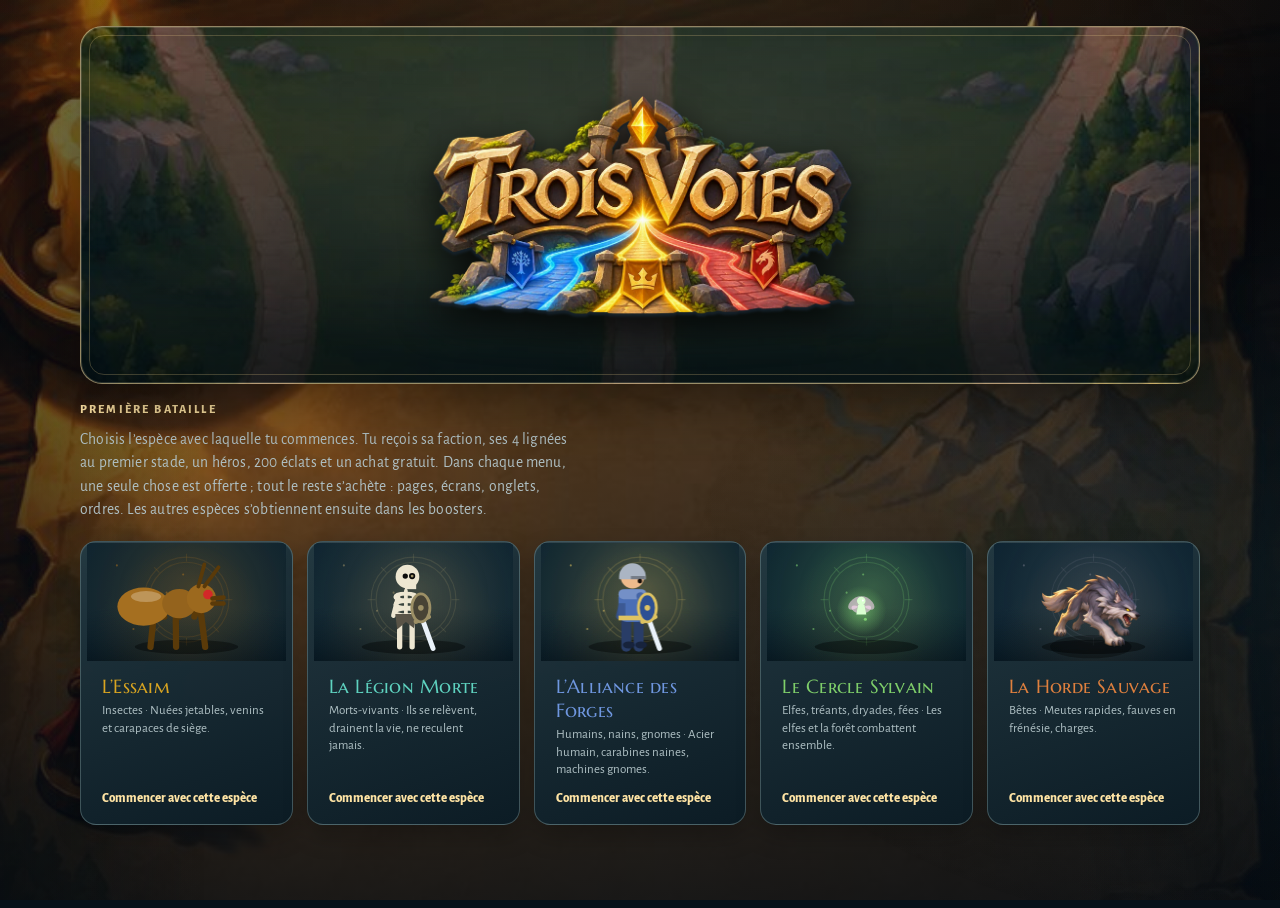
<file: index.html>
<!doctype html>
<html lang="fr">
<head>
<meta charset="utf-8">
<meta name="viewport" content="width=device-width,initial-scale=1,viewport-fit=cover">
<meta name="theme-color" content="#07121a">
<title>Trois Voies — Jouer</title>
<meta http-equiv="refresh" content="0;url=./jeu/index.html">
<style>
:root{color-scheme:dark;font-family:system-ui,-apple-system,BlinkMacSystemFont,"Segoe UI",sans-serif}
*{box-sizing:border-box}html,body{margin:0;min-height:100%;background:#07121a;color:#fff3d9}
body{display:grid;place-items:center;min-height:100svh;padding:24px}
main{width:min(100%,460px);text-align:center;border:1px solid #ad8750;border-radius:20px;
background:linear-gradient(160deg,#28404b,#101f2b);padding:36px 24px;
box-shadow:0 20px 50px #0008}
h1{font-family:Georgia,serif;font-weight:400;font-size:clamp(30px,9vw,50px);margin:0 0 12px}
p{line-height:1.55;color:#b7cbd0}a{display:inline-block;margin-top:18px;padding:16px 22px;
border-radius:12px;border:1px solid #ffe1a5;background:linear-gradient(#ffe3a9,#dca74f);
color:#171e24;font-weight:800;text-decoration:none;min-width:190px}
a:focus-visible{outline:3px solid #8de9ee;outline-offset:4px}
</style>
</head>
<body>
<main>
<h1>Trois Voies</h1>
<p>Le jeu s'ouvre automatiquement. Si rien ne se passe, appuie sur Jouer.</p>
<a href="./jeu/index.html">▶ Jouer</a>
</main>
</body>
</html>
</file>
